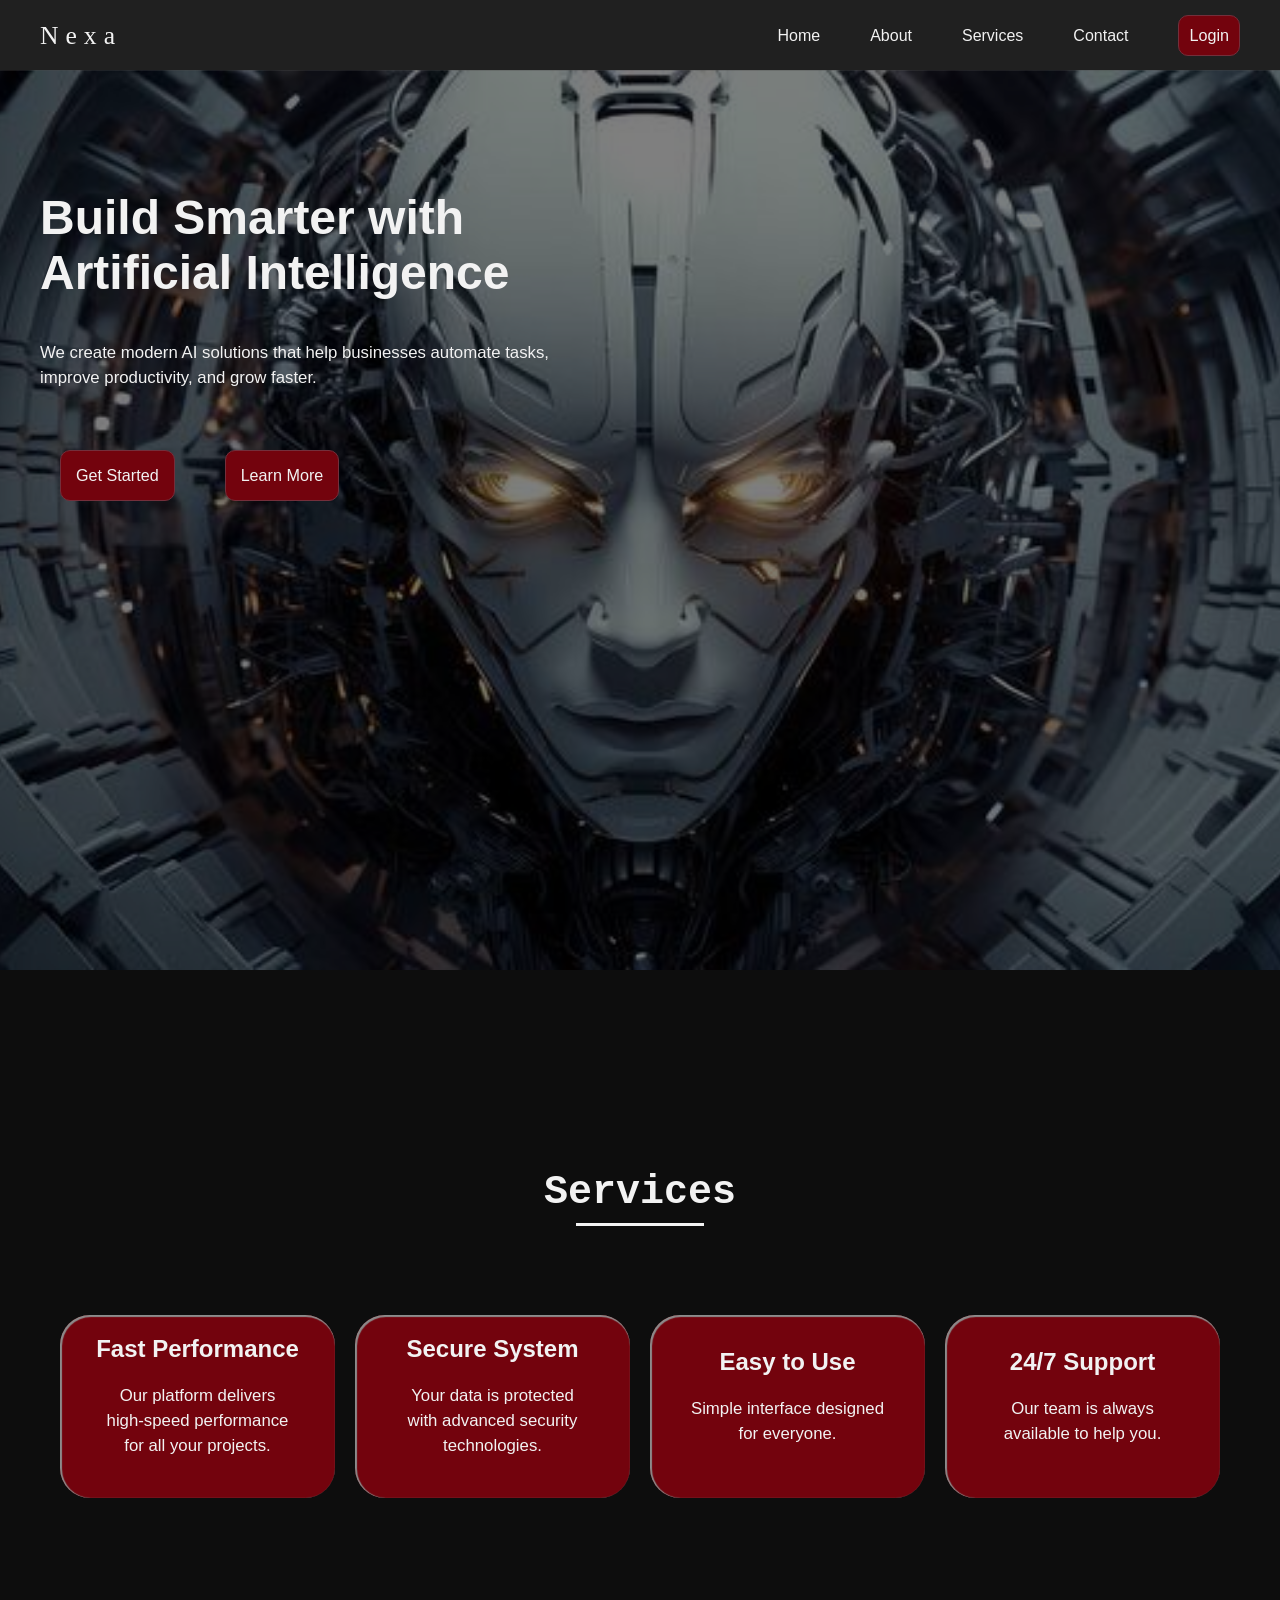
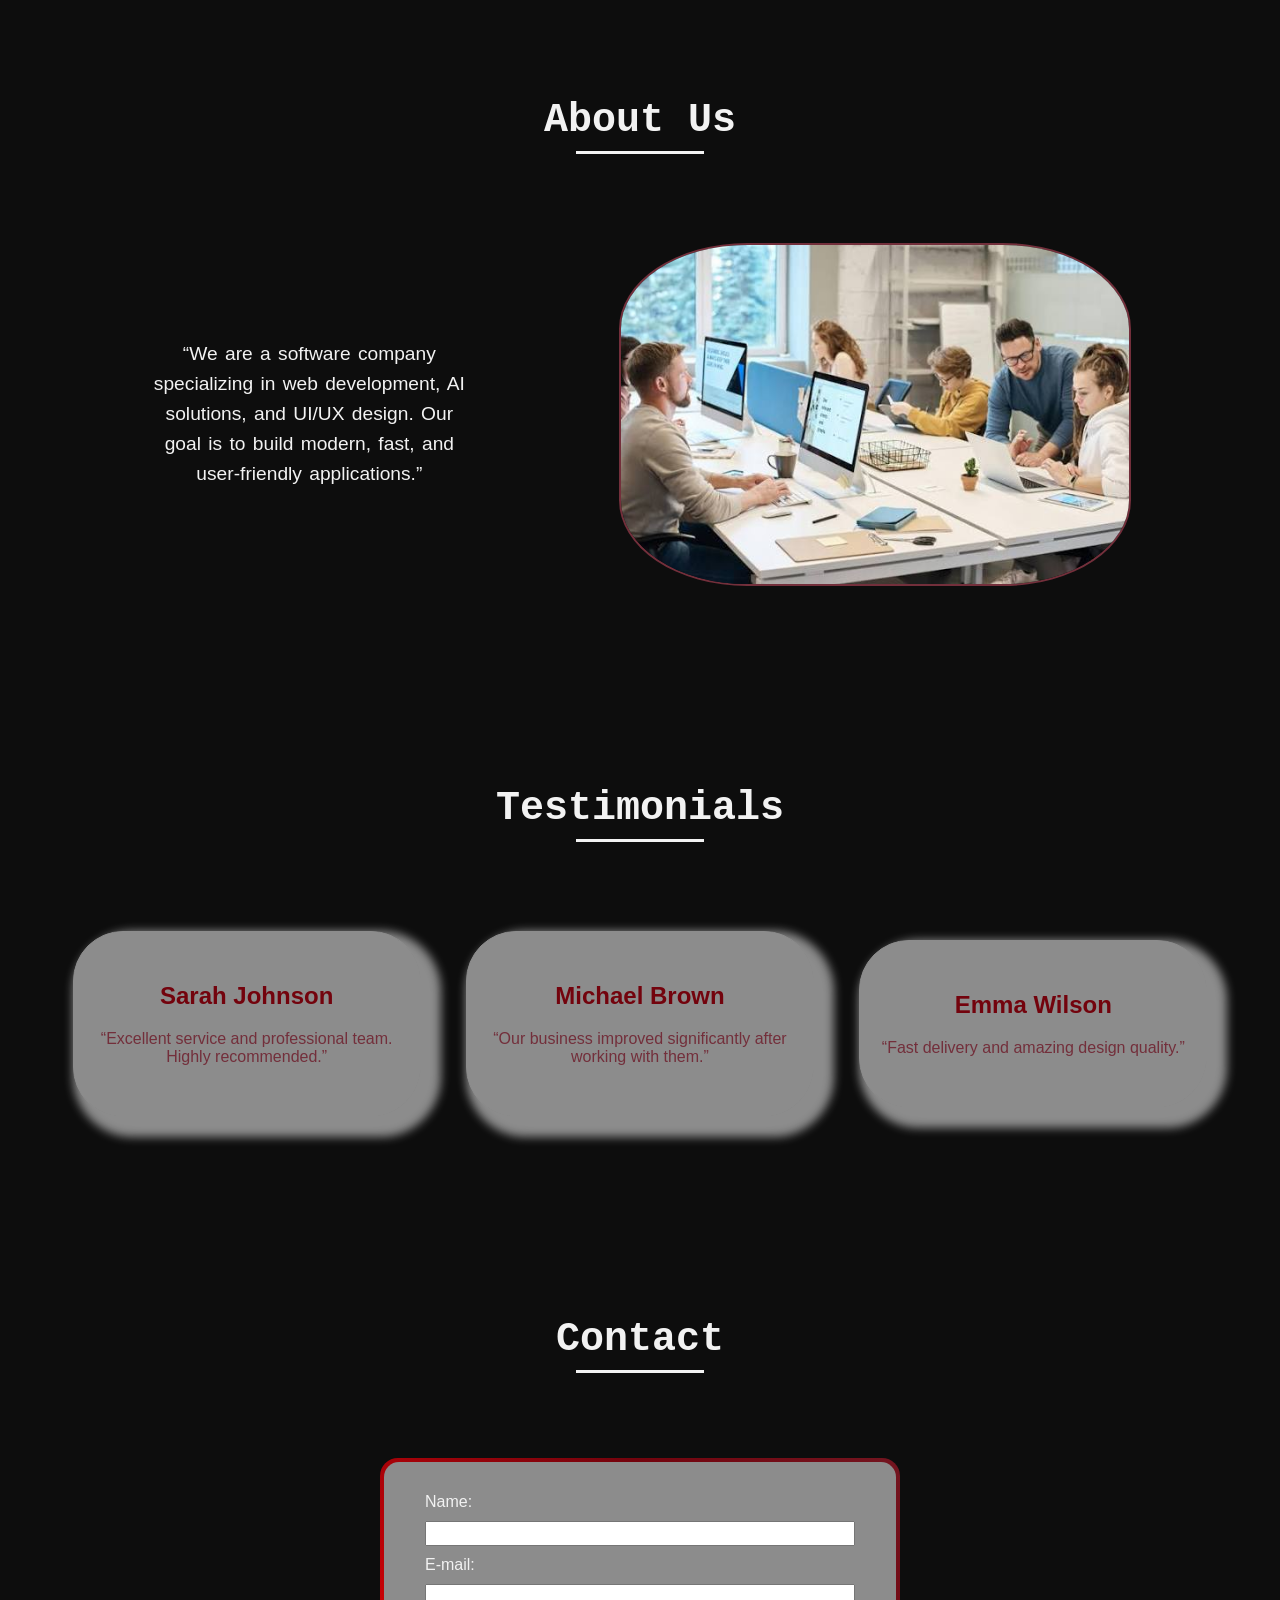
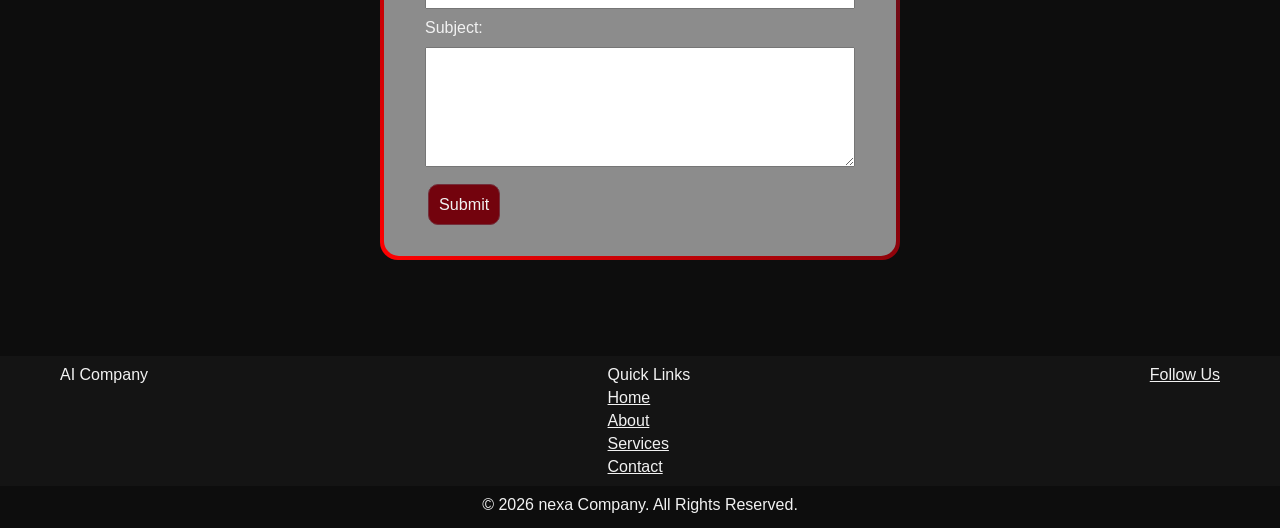
<file: index.html>
<!DOCTYPE html>
<html lang="en">

<head>
    <meta charset="UTF-8">
    <meta name="viewport" content="width=device-width, initial-scale=1.0">
    <title>Nexa Company</title>
    <link rel="stylesheet" href="style.css">
</head>

<body>
    <header>
        <div class="logo">Nexa</div>
        <div class="nav-bar">
            <a href="#home">Home</a>
            <a href="#about">About</a>
            <a href="#services">Services</a>
            <a href="#contact">Contact</a>
            <a href="login.html"><button>Login</button></a>
        </div>

    </header>
    <div class="hero-section" id="home">
        <div class="overlay">
            <h1>Build Smarter with Artificial Intelligence</h1>
            <p>We create modern AI solutions that help businesses automate tasks, improve productivity, and grow faster.
            </p>
            <div class="btn">
                <a href="#contact"><button>Get Started</button></a>
                <a href="#about"><button>Learn More</button></a>
            </div>
        </div>
    </div>
    <div class="Services" id="services">
        <div class="title">Services</div>
        <div class="cards">
            <div class="card">
                <h2>Fast Performance</h2>
                <p>Our platform delivers high-speed performance for all your projects.</p>
            </div>
            <div class="card">
                <h2>Secure System</h2>
                <p>Your data is protected with advanced security technologies.</p>
            </div>
            <div class="card">
                <h2>Easy to Use</h2>
                <p>Simple interface designed for everyone.</p>
            </div>
            <div class="card">
                <h2>24/7 Support</h2>
                <p>Our team is always available to help you.</p>
            </div>
        </div>
    </div>
    <div class="about" id="about">
        <div class="title">About Us</div>
        <div class="info">
            <q>We are a software company specializing in web development, AI solutions, and UI/UX design. Our goal is to
                build modern, fast, and user-friendly applications.</q>
            <img src="about.jpg" alt="">
        </div>
    </div>
    <div class="services"></div>
    <div class="statistics"></div>
    <div class="pricing"></div>
    <div class="testimonials">
        <div class="title">Testimonials</div>
        <div class="cards two">
            <div class="card-two">
                <h2>Sarah Johnson</h2>
                <q>Excellent service and professional team. Highly recommended.</q>
            </div>
            <div class="card-two">
                <h2>Michael Brown</h2>
                <q>Our business improved significantly after working with them.</q>
            </div>
            <div class="card-two">
                <h2>Emma Wilson</h2>
                <q>Fast delivery and amazing design quality.</q>
            </div>
        </div>
    </div>
    <div class="contact" id="contact">
        <div class="title">Contact</div>
        <form action="">
            <label for="name">Name: </label>
            <input type="text" name="name" id="name" required>
            <label for="email">E-mail: </label>
            <input type="email" name="email" id="email" required>
            <label for="subject">Subject: </label>
            <textarea name="sub" id="sybject" required></textarea>
            <button type="submit">Submit</button>
        </form>
    </div>
    <footer>
        <div class="company">AI Company</div>
        <div class="links">
            Quick Links
            <a href="#home">Home</a>
            <a href="#about">About</a>
            <a href="#services">Services</a>
            <a href="#contact">Contact</a>
        </div>
        <div class="follow">
            <a href="mailto:nexa45@gmail.com">Follow Us</a>
        </div>
    </footer>
    <div class="end">
        © 2026 nexa Company. All Rights Reserved.
    </div>
</body>

</html>
</file>
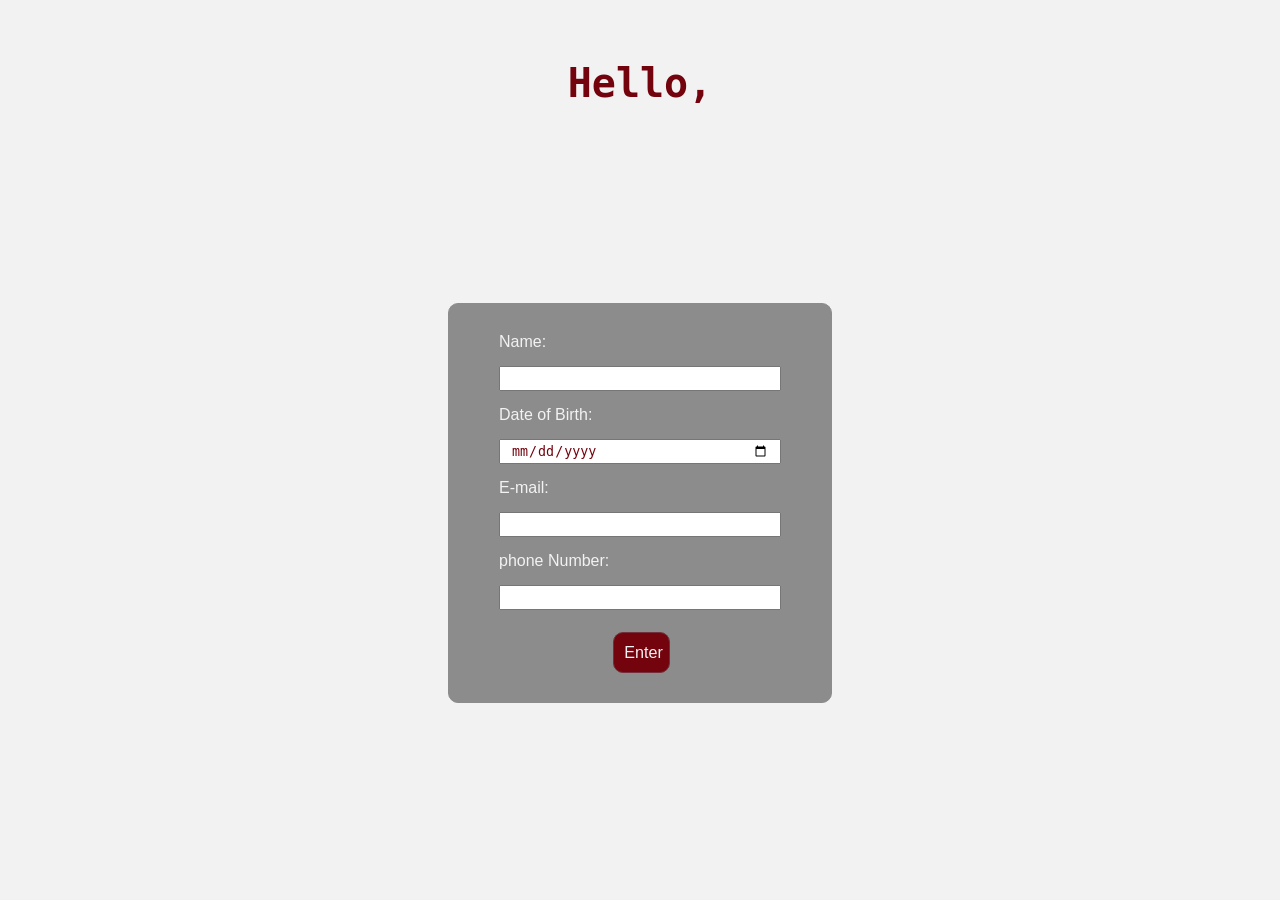
<file: login.html>
<!DOCTYPE html>
<html lang="en">

<head>
    <meta charset="UTF-8">
    <meta name="viewport" content="width=device-width, initial-scale=1.0">
    <title>Login</title>
    <link rel="stylesheet" href="style.css">
</head>

<body>
    <div class="login">
        <div class="title">Hello,</div>
        <form action="" method="post">
            <label for="name">Name: </label>
            <input type="text" name="name" id="name" required>
            <label for="date">Date of Birth: </label>
            <input type="date" name="date" id="date" required>
            <label for="email">E-mail: </label>
            <input type="email" name="email" id="email" required>
            <label for="phone">phone Number: </label>
            <input type="tel" name="phone" id="phone" required>
            <button type="submit">Enter</button>
        </form>
    </div>
</body>

</html>
</file>
<file: style.css>
*{
    padding: 0;
    margin:0;
    box-sizing: border-box;
}
:root{
    --main-color:#0D0D0D;
    --secondary-color:#73030D;
    --secondary-shadow:#732F3B;
    --ternary-color:#8C8C8C;
    --text:#F2F2F2;
}
html{
    scroll-behavior: smooth;
    font-size: 16px;
    background-color: var(--main-color);
    color: var(--text);
    font-family: Arial, Helvetica, sans-serif;
    font-weight: 500;
    
}
header{
    padding:15px 40px;
    display: flex;
    justify-content: space-between;
    align-items: center;
    background-color: rgb(77, 77, 77,0.3);
    position: fixed;
    top: 0;
    left: 0;
    width: 100%;
    z-index: 100;
}
.logo{
    font-size: 1.6rem;
    font-family: fantasy;
    letter-spacing: 7px;
}
.nav-bar{
    display: flex;
    justify-content: space-between;
    align-items: center;
    gap:50px;
    
   
}
.nav-bar a{
    color:var(--text);
    text-decoration: none;
}
button{
    padding: 10px;
    background-color: var(--secondary-color);
    border: 1px solid var(--secondary-shadow);
    color: var(--text);
    border-radius: 10px;
    font-size: 1.01rem;
    cursor: pointer;
}
.nav-bar a:hover{
    color:var(--secondary-shadow)
}
button:hover{
    scale: 1.1;
    background-color: #F2F2F2;
    color: var(--secondary-color);
}
.hero-section{
    height: 100vh;
    margin-top: 70px;
    background-image: url(abstract-wallpaper-with-robotic-edge-3d-design-elements-ai-generated-photo.jpg);
    background-repeat: no-repeat;
    background-size: cover;
    background-position: center;
    
}
.hero-section .overlay{
    width: 100vw;
    height: 100vh;
    background-color: rgb(0, 0, 0,0.5);
    display: flex;
    justify-content:flex-start;
    flex-direction: column;
}
.overlay h1 ,p{
    width: 50%;
    padding:20px 40px;
}
h1{
    margin-top: 100px;
    font-size: 3rem;
}
p{
    font-size: 1.05rem;
    line-height: 25px;
}
.overlay .btn{
   margin:40px 10px;
  display: flex;
  flex-direction: row;
}
.btn button{
    margin-left: 50px;
    padding: 15px;
    
}
/* .hero-section img{
    max-width: 100%;
} */
.title{
    text-align: center;
    margin-top: 200px;
    font-size: 2.5rem;
    font-family: monospace;
    font-weight: 900;
    position: relative;
}
.title::after{
    content: '';
    position: absolute;
    width:10%;
    height: 3px;
    background-color: #F2F2F2;
    left: 45%;
    bottom: -11px;
}
.cards{
    margin: 100px 60px 0px 60px ;
    display: grid;
    grid-template-columns: 1fr 1fr 1fr 1fr;
    column-gap: 20px ;
}
.card {
    padding: 20px 0;
    background-color: var(--secondary-color);
    border-radius: 30px;
    display: flex;
    flex-direction: column;
    justify-content: center;
    align-items: center;
    box-shadow: 1px 1px 1px 1px var(--ternary-color) inset ;
    transition: all 1s;
}
.card h2{
    text-align: center;
}
.card p{
    width: 100%;
    text-align: center;
}
.card:hover{
    transform: translateY(20px);
}
.about{
    margin-top: 30px;
}
.about .info {
    display: flex;
    margin:100px auto;
    flex-direction: row;
    justify-content: space-evenly;
    align-items: center;
}
.about .info q{
    width: 25%;
    font-size: 1.2rem;
    text-align: center;
    line-height: 30px;
    word-spacing: 2px;
    filter: saturate(200%);
}
.info img{
    width:40%;
    border: 2px solid var(--secondary-shadow);
    border-radius: 25%;
}
.two {
    display: flex;
    flex-direction: row;
    justify-content: center;
    align-items: center;
}
.card-two{
    width: 30%;
   display: flex;
   flex-direction: column;
   justify-content: center;
    align-items: center;
    background-color: var(--ternary-color);
    color: var(--secondary-color);
    padding: 50px 20px;
    margin:auto;
    border: 1px solid var(--ternary-color);
    border-radius: 50px;
    box-shadow: 10px 10px 10px 10px var(--ternary-color) ;
}
.card-two q{
padding-top: 20px;
text-align: center;
color: var(--secondary-shadow);
    }
    
.contact form {
    width:40vw;
    background-color: var(--ternary-color);
        /* background-image: linear-gradient(to left , var(--ternary-color) , var(--secondary-color)); */
       margin:100px auto;
    padding: 30px 40px;
    display: flex;
    flex-direction: column;
    justify-content:space-between;
    gap: 10px;
    align-items: flex-start;
    border: 1px solid transparent;
    border-radius: 15px;
    /* border-image: linear-gradient(red, blue) 1; */
    /* box-shadow: 1px 1px 10px 5px var(--secondary-shadow) ; */
    position: relative;
}
.contact form::before{
    content: "";
    position: absolute;
    inset: -5px;
    background: linear-gradient(45deg,red,var(--secondary-color), var(--secondary-shadow),var(--ternary-color));
    border-radius:18px;
    z-index: -1;
    background-size: 300%;
    animation: bordermove 3s linear infinite;
}
@keyframes bordermove {
    0%{
        background-position: 0% 50%;
    }
    100%{
        background-position: 300% 50%;
    }
}
form input , textarea {
    width: 100%;
    padding: 5px 10px;
    color: var(--secondary-color);
}
form input , textarea:hover{
  
    outline-color: var(--secondary-color);
}
form input{
    height: 25px;
    
}
form textarea{
    height: 120px;
}
form button{
    margin-left: 3px;
    margin-top: 7px;
}
footer{
    width: 100vw;
    display: flex;
    flex-direction: rows;
    justify-content: space-between;
    align-items: flex-start;
    padding: 10px 60px;
    background-color: rgb(77, 77, 77,0.1);

}
footer .links{
    display: flex;
    flex-direction: column;
    
}
.links a{
    padding-top: 5px;
}
a{
    /* text-decoration: none; */
    color: #F2F2F2;
}
a:hover{
    color: var(--secondary-shadow);
}
.end{
    margin: 10px auto;
    text-align: center;
}


/* login */
.login{
    background-color: var(--text);
    height: 100vh;
    width: 100vw;
    display: flex;
    flex-direction: column;
    justify-content: center;
}
.login form{
    background-color: var(--ternary-color);
    width: 30%;
    height: 400px;
    margin: auto ;
    padding: 50px;
    display: flex;
    flex-direction: column;
    justify-content: center;
    gap:15px;
    border: 1px solid var(--ternary-color);
    border-radius: 10px;
}
.login input{
    color: var(--secondary-color);
}
.login button{
    width: 20%;
    align-self: center;
}
.login:focus{
    outline-color: var(--secondary-color);
}
.login .title{
    color: var(--secondary-color);
    margin-top: 60px;
}


@media (min-width:601px) and (max-width:900px) {
    .nav-bar{
    display: flex;
    justify-content: space-between;
    align-items: center;
    gap:50px;
   
}
.contact form {
    width:50vw;
}
.cards{
    margin: 100px 30px 0px 30px ;
}
.card-two{
    width:29%;
}
.login form{
    width: 50%;
}
h1{
    margin-top: 110px;
}
}
@media (min-width:301px) and (max-width:600px) {
    .nav-bar{
    display: flex;
    justify-content: space-between;
    align-items: center;
    gap:30px;
    
   
}
.title{
    margin-top: 100px;
}
.overlay h1 ,p{
    width: 100%;
}
.contact form {
    width:80vw;
}
.cards{
    margin: 100px 30px 0px 30px ;
    grid-template-columns: 1fr 1fr ;
    grid-template-rows: 1fr 1fr ;
    row-gap: 20px;
}
.two {
    display: flex;
    flex-direction: column;
    justify-content: center;
    align-items: center;
}
.card-two{
    width:80%;
    padding: 30px;
    margin: 10px auto;
}

.about .info q{
    width: 45%;
    font-size: 1.1rem;
}
.info img{
    width:45%;
}

.login form{
    width: 70%;
}
h1{
    margin-top: 150px;
}
}
</file>
